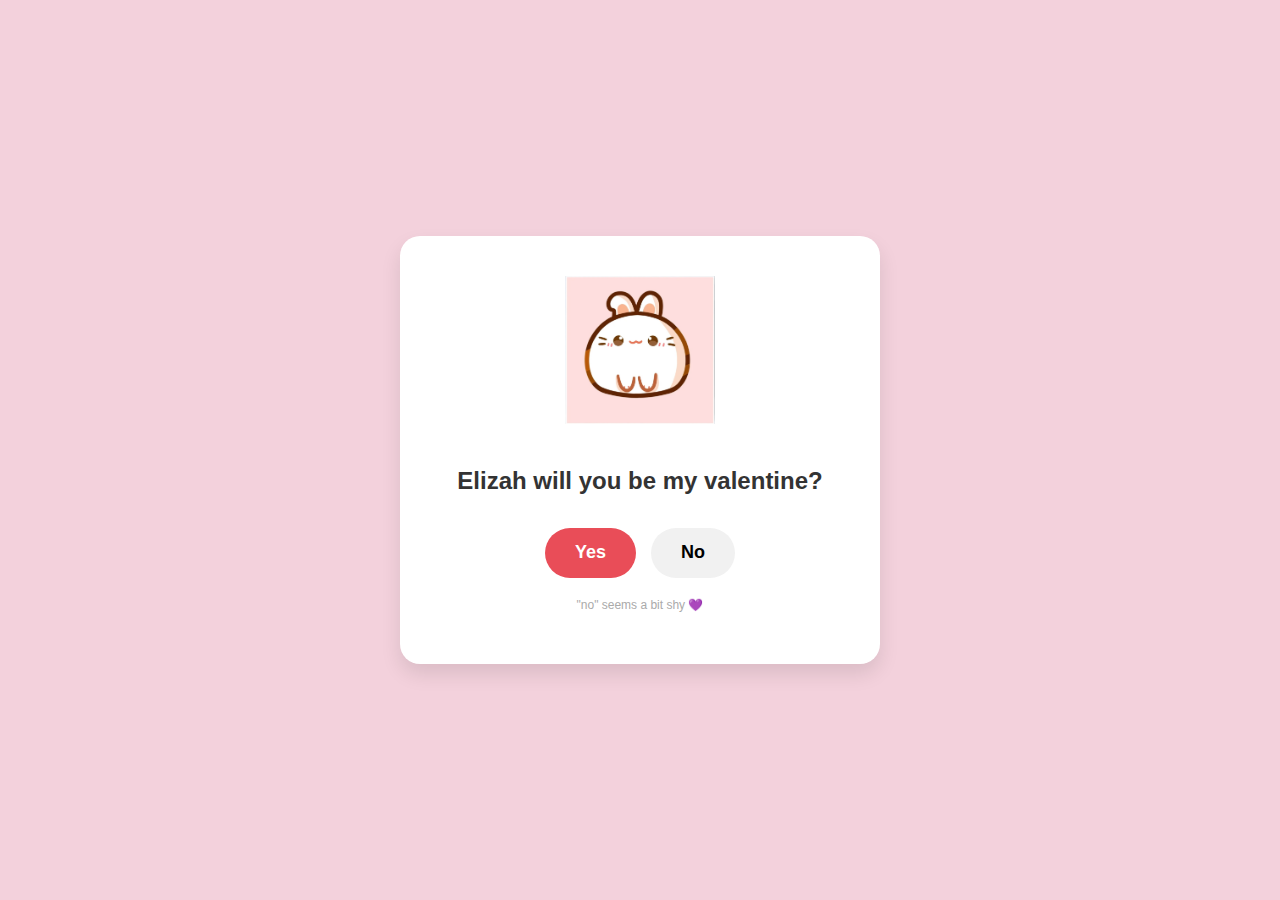
<file: index.html>
<!DOCTYPE html>
<html lang="en">
<head>
    <meta charset="UTF-8">
    <meta name="viewport" content="width=device-width, initial-scale=1.0">
    <title>Be My Valentine?</title>
    <link rel="stylesheet" href="style.css">
</head>
<body>
    <div class="container">
        <img src="main-image.png" alt="Cute character" class="question-image">
        
        <h1>Elizah will you be my valentine?</h1>
        
        <div class="btn-container">
            <button class="btn btn-yes" onclick="location.href='yes.html'">Yes</button>
            <button class="btn btn-no" id="noBtn">No</button>
        </div>
        
        <p class="hint">"no" seems a bit shy 💜</p>
    </div>
    
    <script src="script.js"></script>
</body>
</html>
</file>
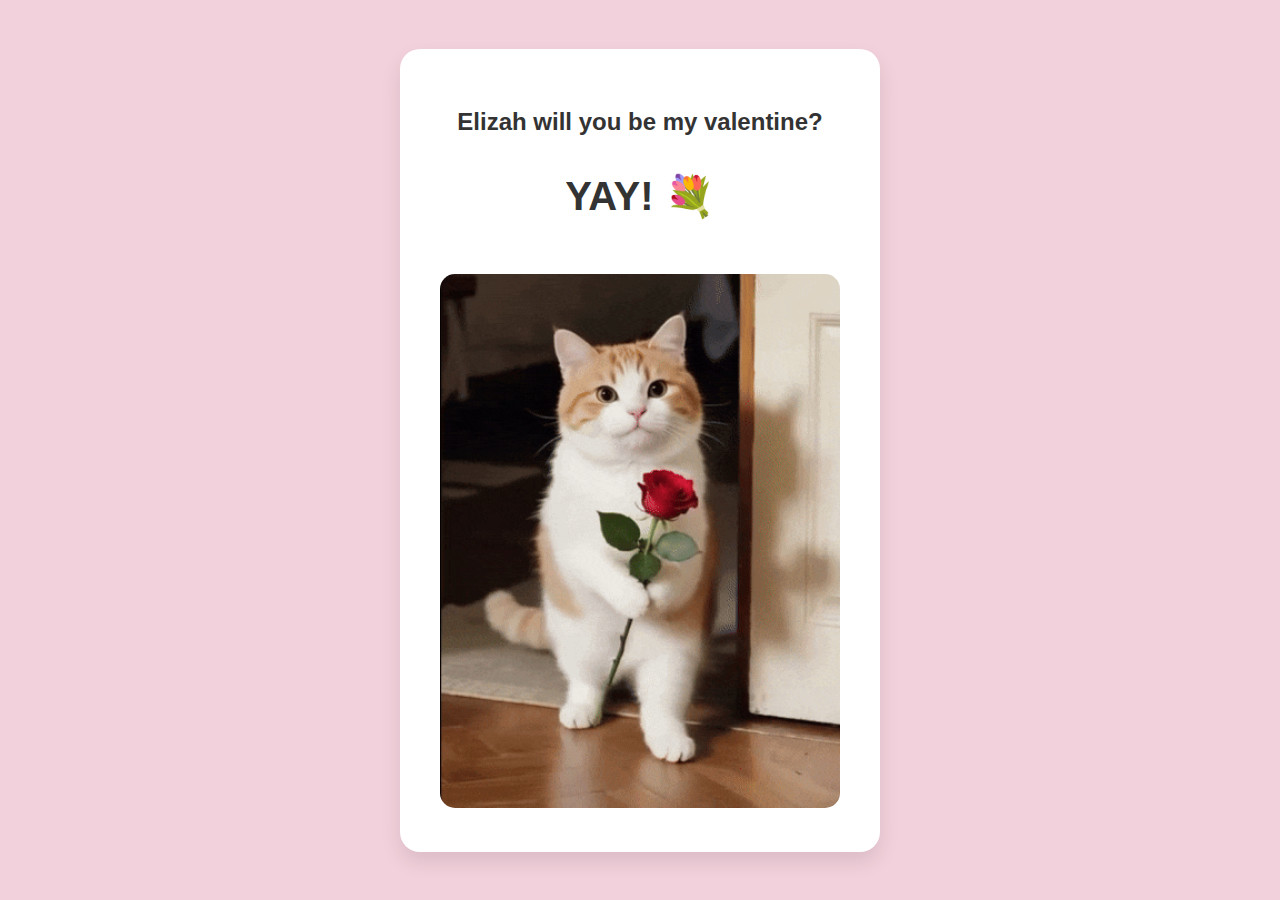
<file: yes.html>
<!DOCTYPE html>
<html lang="en">
<head>
    <meta charset="UTF-8">
    <meta name="viewport" content="width=device-width, initial-scale=1.0">
    <title>Yay!</title>
    <link rel="stylesheet" href="style.css">
</head>
<body>
    <div class="container">
        <h1>Elizah will you be my valentine?</h1>
        
        <h1 style="font-size: 40px; margin-top: 10px;">YAY! 💐</h1>
        
        <img src="yes-image.gif" alt="Celebration" class="celebration-image">
    </div>
</body>
</html>
</file>
<file: style.css>
body {
    background-color: #f3d1dc; /* Soft pink background */
    display: flex;
    justify-content: center;
    align-items: center;
    height: 100vh;
    margin: 0;
    font-family: 'Arial', sans-serif;
    /* This prevents the page from scrolling when the button moves */
    overflow: hidden; 
}

.container {
    background-color: white;
    padding: 40px;
    border-radius: 20px;
    box-shadow: 0 10px 20px rgba(0,0,0,0.1);
    text-align: center;
    max-width: 400px;
    width: 90%; /* This makes it flexible on phones */
    position: relative;
    z-index: 10;
}

/* CLASS 1: For the question page (Small Image) */
.question-image {
    max-width: 150px; 
    height: auto;
    margin-bottom: 20px;
}

/* CLASS 2: For the YES page (Big Image) */
.celebration-image {
    width: 100%; /* Full width */
    height: auto;
    border-radius: 15px;
    margin-top: 20px;
}

h1 {
    font-size: 24px;
    font-weight: bold;
    color: #333;
    margin-bottom: 30px;
    line-height: 1.4;
}

.btn-container {
    display: flex;
    justify-content: center;
    gap: 15px;
    margin-bottom: 20px;
    height: 50px;
}

.btn {
    padding: 12px 30px;
    font-size: 18px;
    font-weight: bold;
    border: none;
    border-radius: 50px;
    cursor: pointer;
    transition: transform 0.2s;
}

.btn-yes {
    background-color: #e94d58; /* Hot pink */
    color: white;
}

.btn-no {
    background-color: #f1f1f1; /* Light gray */
    color: black;
}

.hint {
    font-size: 12px;
    color: #aaa;
    margin-top: 10px;
}

/* --- MOBILE RESPONSIVE SECTION --- */
@media (max-width: 600px) {
    .container {
        padding: 20px; /* Less padding on small screens */
    }
    
    h1 {
        font-size: 20px; /* Slightly smaller text */
        margin-bottom: 20px;
    }
    
    .btn {
        padding: 10px 20px; /* Smaller buttons */
        font-size: 16px;
    }
    
    .question-image {
        max-width: 120px; /* Smaller image on mobile */
    }
}
</file>
